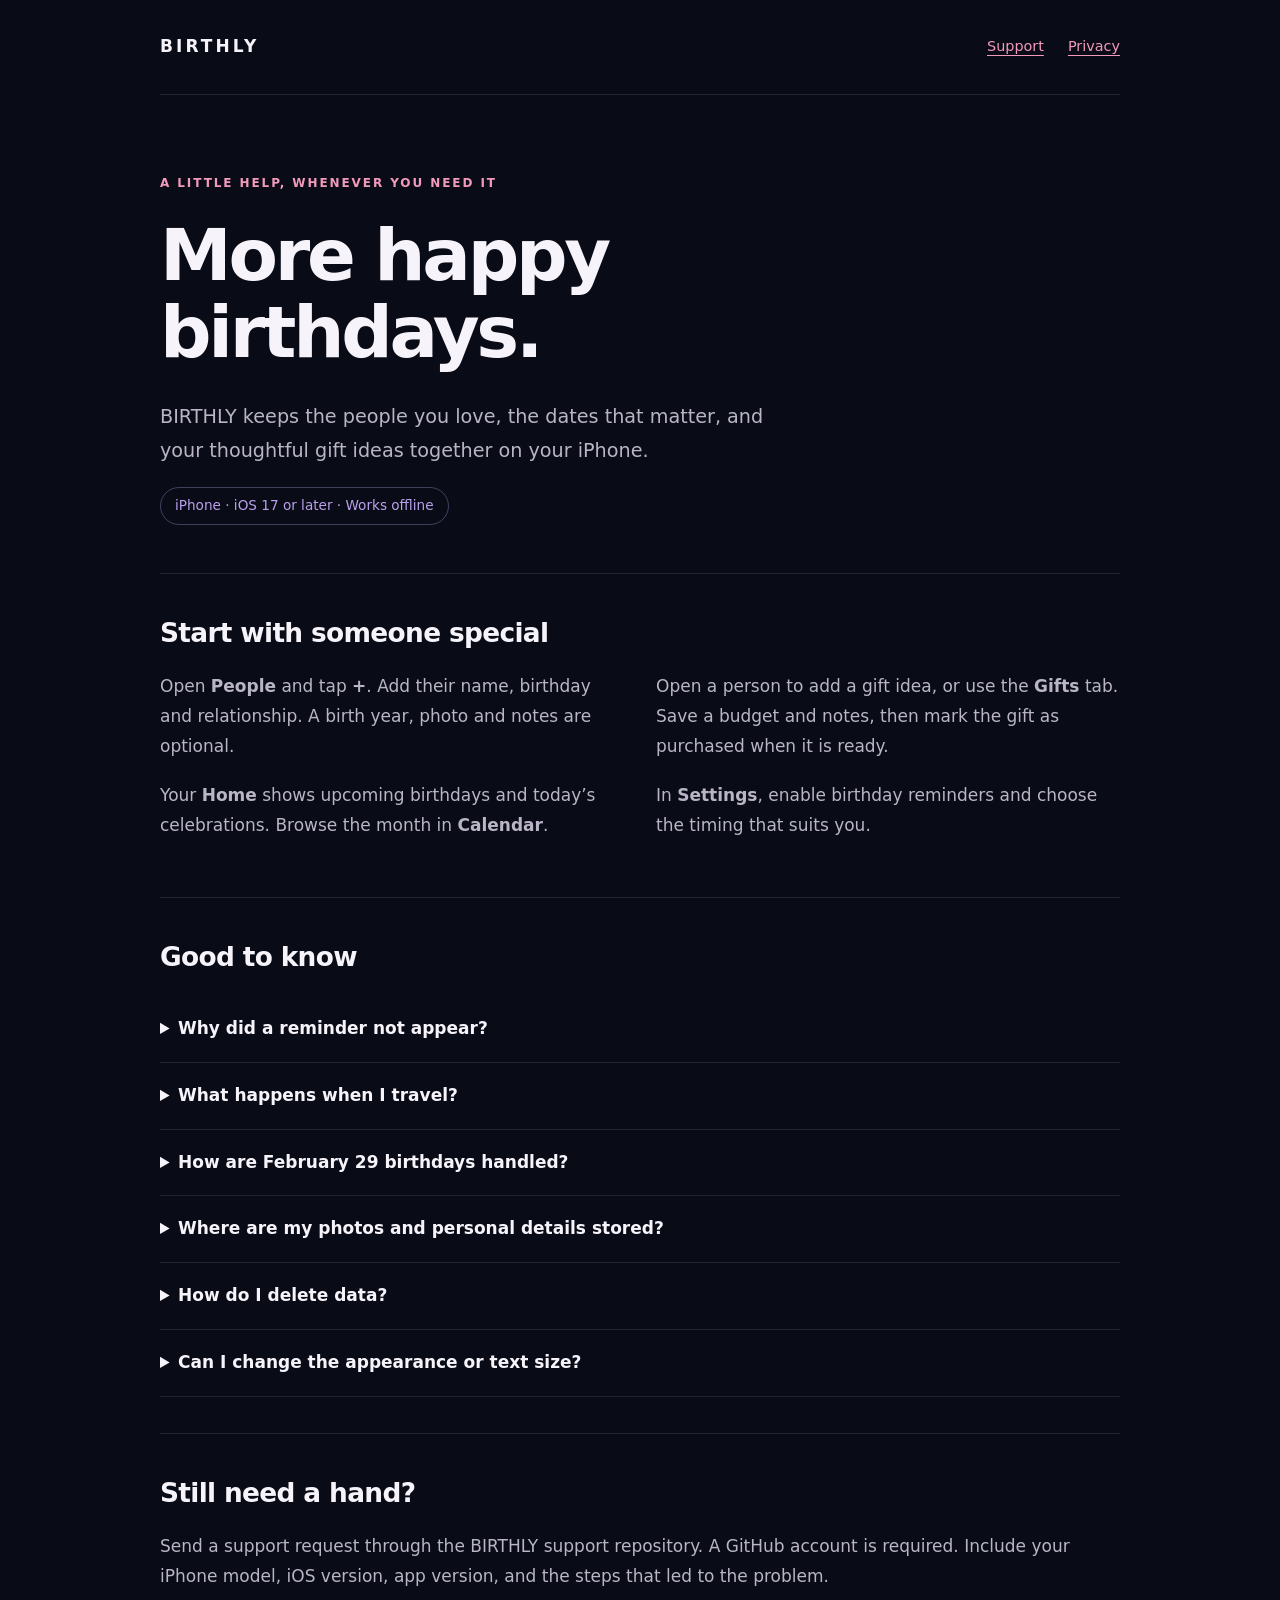
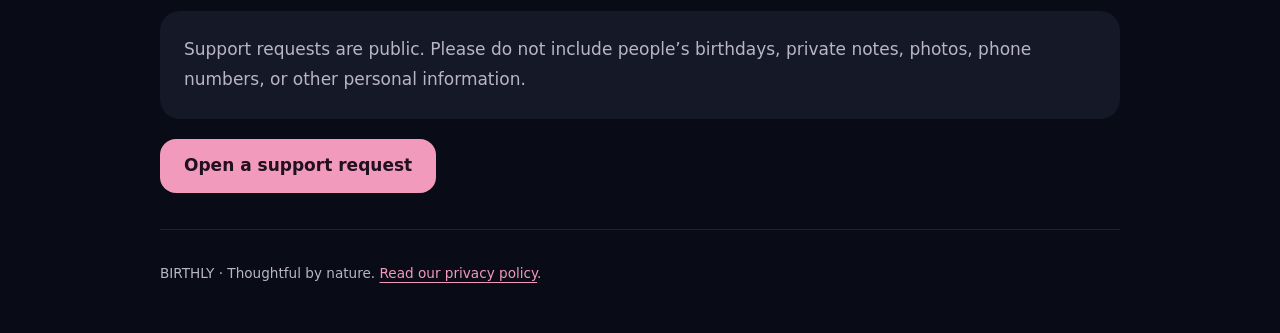
<file: index.html>
<!doctype html>
<html lang="en"><head><meta charset="utf-8"><meta name="viewport" content="width=device-width,initial-scale=1"><title>BIRTHLY — Help & Support</title><meta name="description" content="Help with BIRTHLY birthday reminders, gift planning, and your private on-device data."><link rel="stylesheet" href="style.css"></head>
<body><header><a class="brand" href="./">BIRTHLY</a><nav aria-label="Main navigation"><a href="./" aria-current="page">Support</a><a href="privacy.html">Privacy</a></nav></header>
<main><section class="hero"><span class="eyebrow">A little help, whenever you need it</span><h1>More happy<br>birthdays.</h1><p class="lead">BIRTHLY keeps the people you love, the dates that matter, and your thoughtful gift ideas together on your iPhone.</p><span class="tag">iPhone · iOS 17 or later · Works offline</span></section>
<section class="section"><h2>Start with someone special</h2><div class="columns"><div><p>Open <strong>People</strong> and tap <strong>+</strong>. Add their name, birthday and relationship. A birth year, photo and notes are optional.</p><p>Your <strong>Home</strong> shows upcoming birthdays and today’s celebrations. Browse the month in <strong>Calendar</strong>.</p></div><div><p>Open a person to add a gift idea, or use the <strong>Gifts</strong> tab. Save a budget and notes, then mark the gift as purchased when it is ready.</p><p>In <strong>Settings</strong>, enable birthday reminders and choose the timing that suits you.</p></div></div></section>
<section class="section"><h2>Good to know</h2>
<details><summary>Why did a reminder not appear?</summary><p>Enable Birthday reminders in BIRTHLY Settings, select at least one timing option, and check that reminders are enabled for the person. In iOS Settings, allow BIRTHLY notifications and check Focus and notification previews. Past reminder times are skipped. Reminders are scheduled for 9:00 AM. BIRTHLY queues the nearest 60 requests, so open the app regularly to refill the queue.</p></details>
<details><summary>What happens when I travel?</summary><p>Birthday dates stay the same. Open BIRTHLY after changing time zones so future reminders are recalculated for 9:00 AM in your current time zone.</p></details>
<details><summary>How are February 29 birthdays handled?</summary><p>BIRTHLY uses February 28 in non-leap years and returns to February 29 in leap years. You can save a February 29 birthday without entering a birth year.</p></details>
<details><summary>Where are my photos and personal details stored?</summary><p>Your data is stored locally in the app on your iPhone. BIRTHLY has no account or cloud sync. Photos are optional; the app stores a small copy of the image you select. Device backups follow your Apple settings.</p></details>
<details><summary>How do I delete data?</summary><p>Open a person or gift to delete it. Deleting a person also deletes their gift ideas and removes their scheduled reminders. Settings → Delete all people and gifts removes all saved app data. Deletion cannot be undone in BIRTHLY.</p></details>
<details><summary>Can I change the appearance or text size?</summary><p>Choose Dark, Light, or System in BIRTHLY Settings. Text follows your iPhone’s Dynamic Type settings, and the app supports VoiceOver.</p></details>
</section>
<section class="section"><h2>Still need a hand?</h2><p>Send a support request through the BIRTHLY support repository. A GitHub account is required. Include your iPhone model, iOS version, app version, and the steps that led to the problem.</p><p class="notice">Support requests are public. Please do not include people’s birthdays, private notes, photos, phone numbers, or other personal information.</p><a class="button" href="https://github.com/9ct64hmszw-design/birthly-support/issues/new?title=BIRTHLY%20support%20request">Open a support request</a></section></main>
<footer>BIRTHLY · Thoughtful by nature. <a href="privacy.html">Read our privacy policy</a>.</footer></body></html>
</file>
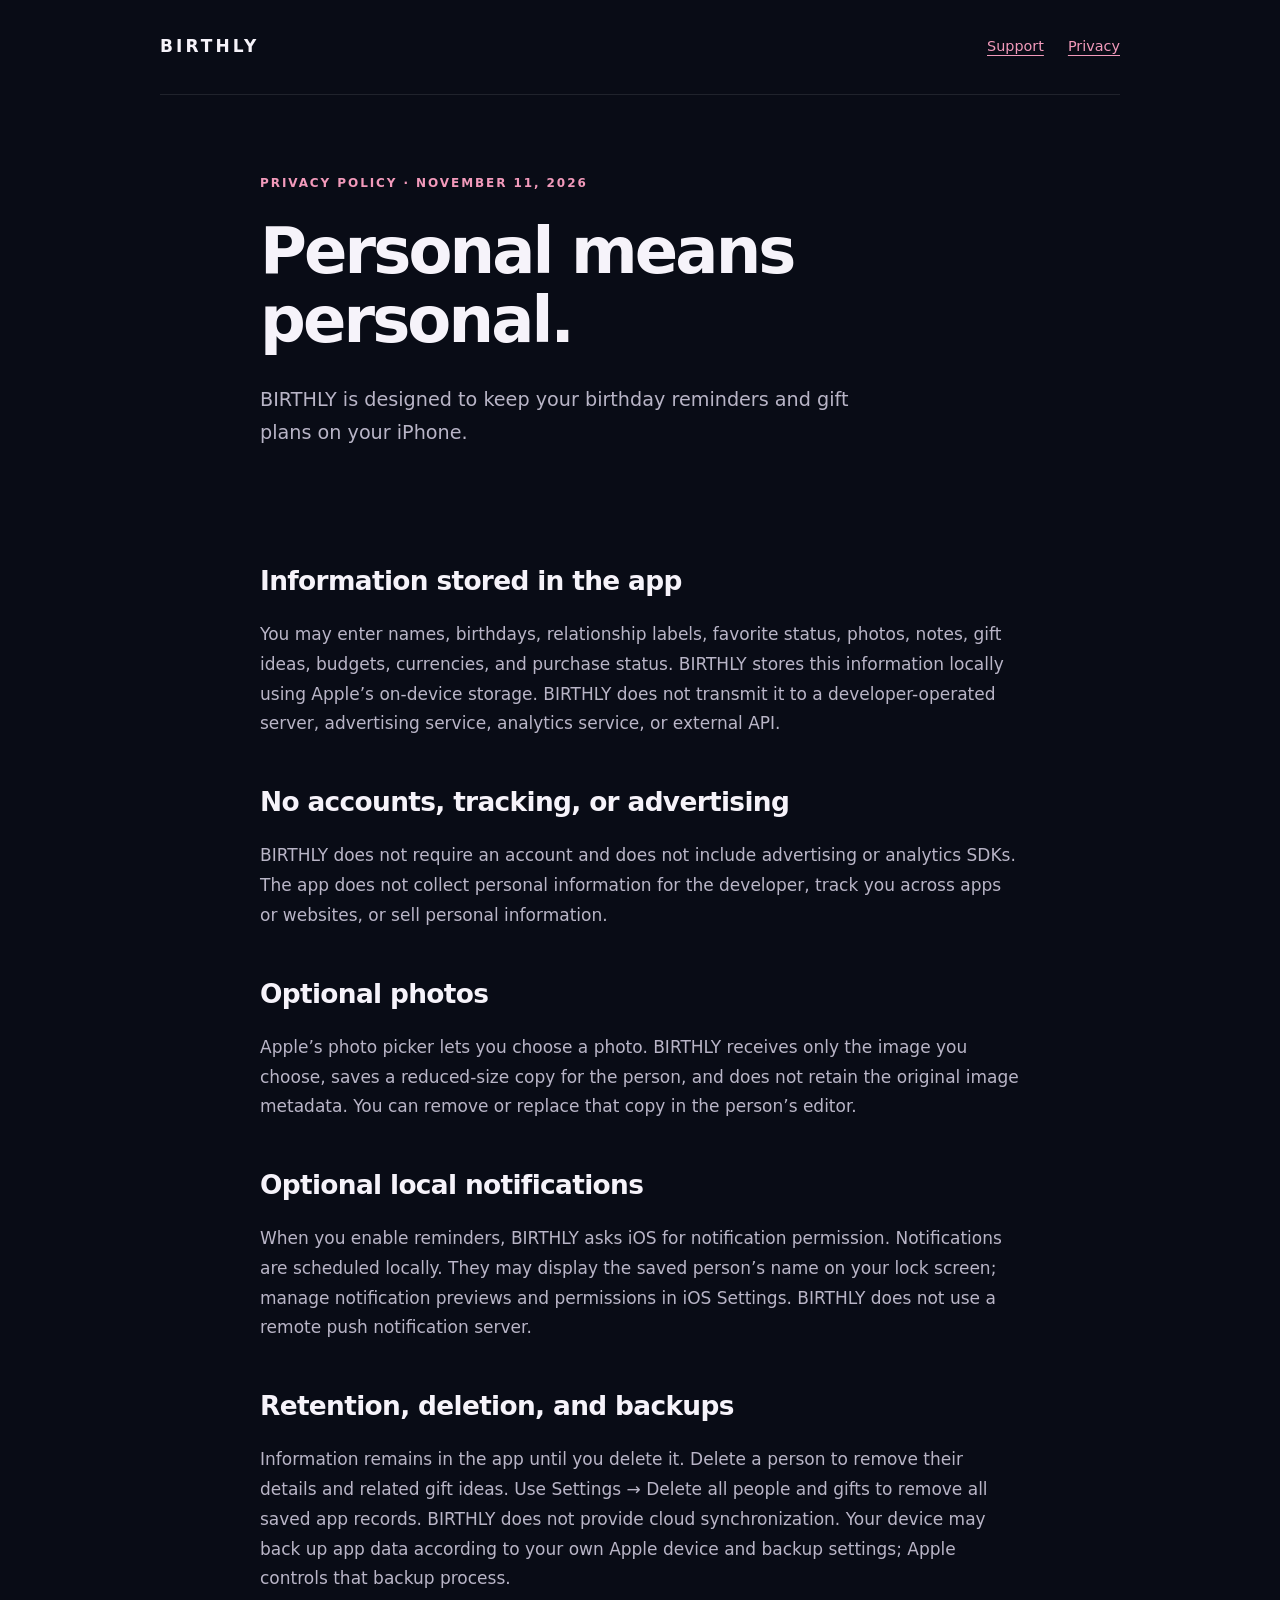
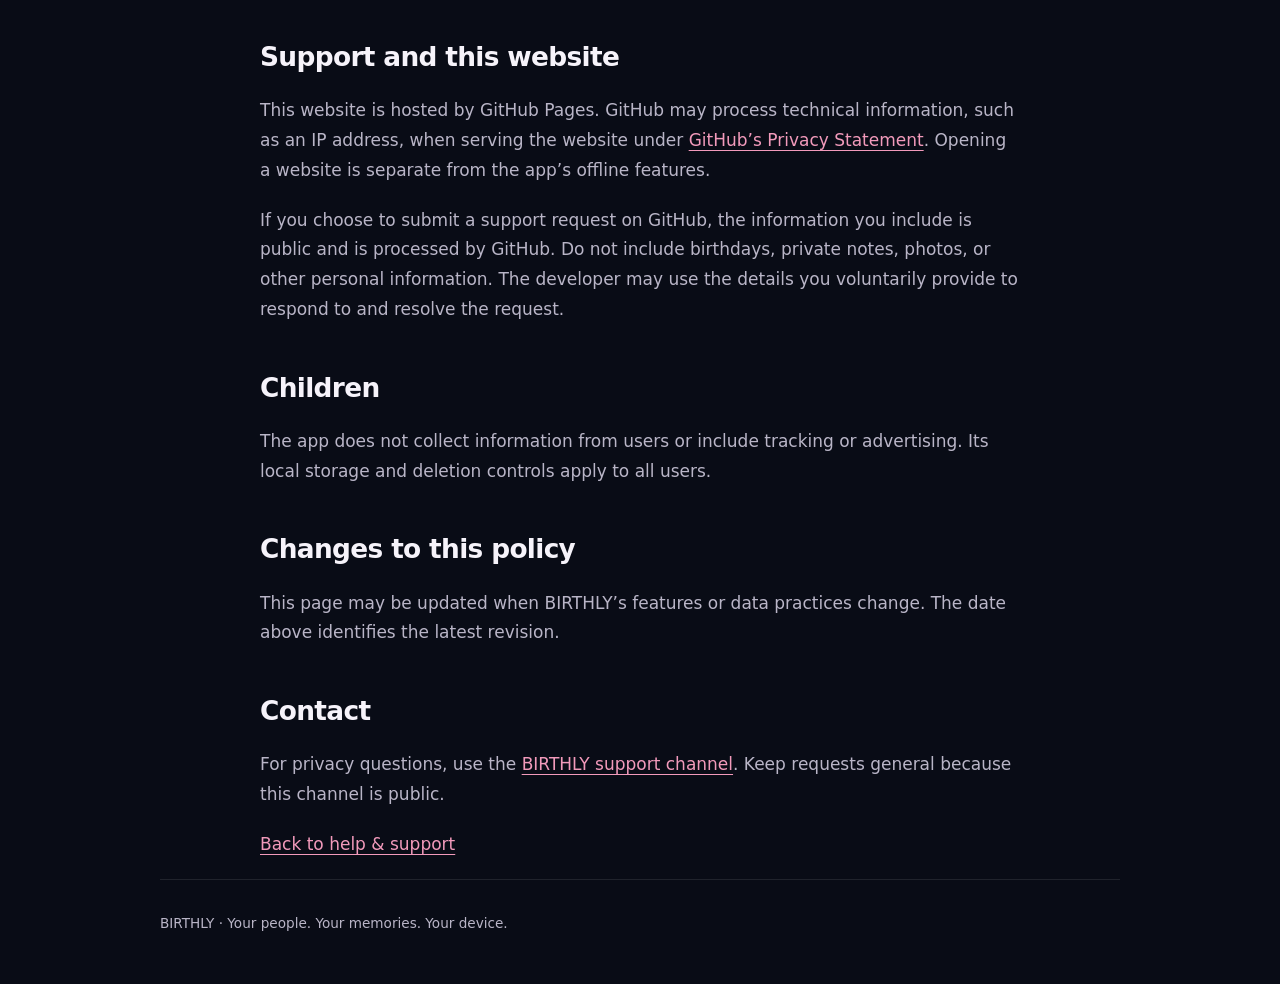
<file: privacy.html>
<!doctype html>
<html lang="en"><head><meta charset="utf-8"><meta name="viewport" content="width=device-width,initial-scale=1"><title>BIRTHLY — Privacy Policy</title><meta name="description" content="BIRTHLY stores birthdays, photos, notes, and gift ideas on your iPhone. No advertising, tracking, or analytics."><link rel="stylesheet" href="style.css"></head>
<body><header><a class="brand" href="./">BIRTHLY</a><nav aria-label="Main navigation"><a href="./">Support</a><a href="privacy.html" aria-current="page">Privacy</a></nav></header>
<main class="policy"><section class="hero"><span class="eyebrow">Privacy policy · November 11, 2026</span><h1>Personal means<br>personal.</h1><p class="lead">BIRTHLY is designed to keep your birthday reminders and gift plans on your iPhone.</p></section>
<h2>Information stored in the app</h2><p>You may enter names, birthdays, relationship labels, favorite status, photos, notes, gift ideas, budgets, currencies, and purchase status. BIRTHLY stores this information locally using Apple’s on-device storage. BIRTHLY does not transmit it to a developer-operated server, advertising service, analytics service, or external API.</p>
<h2>No accounts, tracking, or advertising</h2><p>BIRTHLY does not require an account and does not include advertising or analytics SDKs. The app does not collect personal information for the developer, track you across apps or websites, or sell personal information.</p>
<h2>Optional photos</h2><p>Apple’s photo picker lets you choose a photo. BIRTHLY receives only the image you choose, saves a reduced-size copy for the person, and does not retain the original image metadata. You can remove or replace that copy in the person’s editor.</p>
<h2>Optional local notifications</h2><p>When you enable reminders, BIRTHLY asks iOS for notification permission. Notifications are scheduled locally. They may display the saved person’s name on your lock screen; manage notification previews and permissions in iOS Settings. BIRTHLY does not use a remote push notification server.</p>
<h2>Retention, deletion, and backups</h2><p>Information remains in the app until you delete it. Delete a person to remove their details and related gift ideas. Use Settings → Delete all people and gifts to remove all saved app records. BIRTHLY does not provide cloud synchronization. Your device may back up app data according to your own Apple device and backup settings; Apple controls that backup process.</p>
<h2>Support and this website</h2><p>This website is hosted by GitHub Pages. GitHub may process technical information, such as an IP address, when serving the website under <a href="https://docs.github.com/en/site-policy/privacy-policies/github-general-privacy-statement">GitHub’s Privacy Statement</a>. Opening a website is separate from the app’s offline features.</p><p>If you choose to submit a support request on GitHub, the information you include is public and is processed by GitHub. Do not include birthdays, private notes, photos, or other personal information. The developer may use the details you voluntarily provide to respond to and resolve the request.</p>
<h2>Children</h2><p>The app does not collect information from users or include tracking or advertising. Its local storage and deletion controls apply to all users.</p>
<h2>Changes to this policy</h2><p>This page may be updated when BIRTHLY’s features or data practices change. The date above identifies the latest revision.</p>
<h2>Contact</h2><p>For privacy questions, use the <a href="https://github.com/9ct64hmszw-design/birthly-support/issues/new?title=BIRTHLY%20privacy%20question">BIRTHLY support channel</a>. Keep requests general because this channel is public.</p><p><a href="./">Back to help & support</a></p></main>
<footer>BIRTHLY · Your people. Your memories. Your device.</footer></body></html>
</file>
<file: style.css>
:root{color-scheme:dark;--bg:#090c16;--panel:#141827;--text:#f6f3fa;--muted:#b9b5c7;--pink:#f29abb;--purple:#baa1ed}
*{box-sizing:border-box}body{margin:0;background:var(--bg);color:var(--text);font:17px/1.75 system-ui,-apple-system,BlinkMacSystemFont,"Segoe UI",sans-serif}a{color:var(--pink);text-underline-offset:4px}a:hover{color:#fff}a:focus-visible,summary:focus-visible{outline:3px solid var(--purple);outline-offset:6px}header,main,footer{width:min(100% - 40px,960px);margin:auto}header{display:flex;justify-content:space-between;gap:24px;align-items:center;padding:32px 0;border-bottom:1px solid #ffffff18}.brand{font-weight:800;letter-spacing:.18em;text-decoration:none;color:var(--text)}nav{display:flex;gap:24px;font-size:.9rem}.hero{padding:72px 0 48px;max-width:760px}.eyebrow{color:var(--pink);letter-spacing:.16em;font-size:.75rem;font-weight:700;text-transform:uppercase}h1{font-size:clamp(2.5rem,7vw,4.5rem);line-height:1.08;letter-spacing:-.045em;margin:20px 0 28px}h2{font-size:1.65rem;letter-spacing:-.025em;margin:0 0 16px}p{color:var(--muted);margin:0 0 20px}.lead{font-size:1.2rem;max-width:620px}.tag{display:inline-block;padding:6px 14px;border:1px solid #bba1ed55;border-radius:30px;color:var(--purple);font-size:.85rem}.section{padding:36px 0;border-top:1px solid #ffffff18}.columns{display:grid;grid-template-columns:1fr 1fr;gap:32px}.button{display:inline-block;background:var(--pink);color:#201020;padding:12px 24px;border-radius:16px;font-weight:700;text-decoration:none}.button:hover{background:#ffd2e3;color:#201020}details{padding:18px 0;border-bottom:1px solid #ffffff18}summary{cursor:pointer;font-weight:650}details p{margin:16px 0 0}ul{color:var(--muted);padding-left:24px}li{margin-bottom:10px}.notice{padding:24px;background:var(--panel);border-radius:20px}footer{font-size:.85rem;color:var(--muted);padding:32px 0 48px;border-top:1px solid #ffffff18}.policy{max-width:760px}.policy h2{margin-top:40px}.policy h1{font-size:clamp(2.4rem,7vw,4rem)}@media(max-width:600px){header{align-items:flex-start;flex-direction:column;gap:12px}.hero{padding-top:48px}.columns{grid-template-columns:1fr;gap:12px}}
</file>
